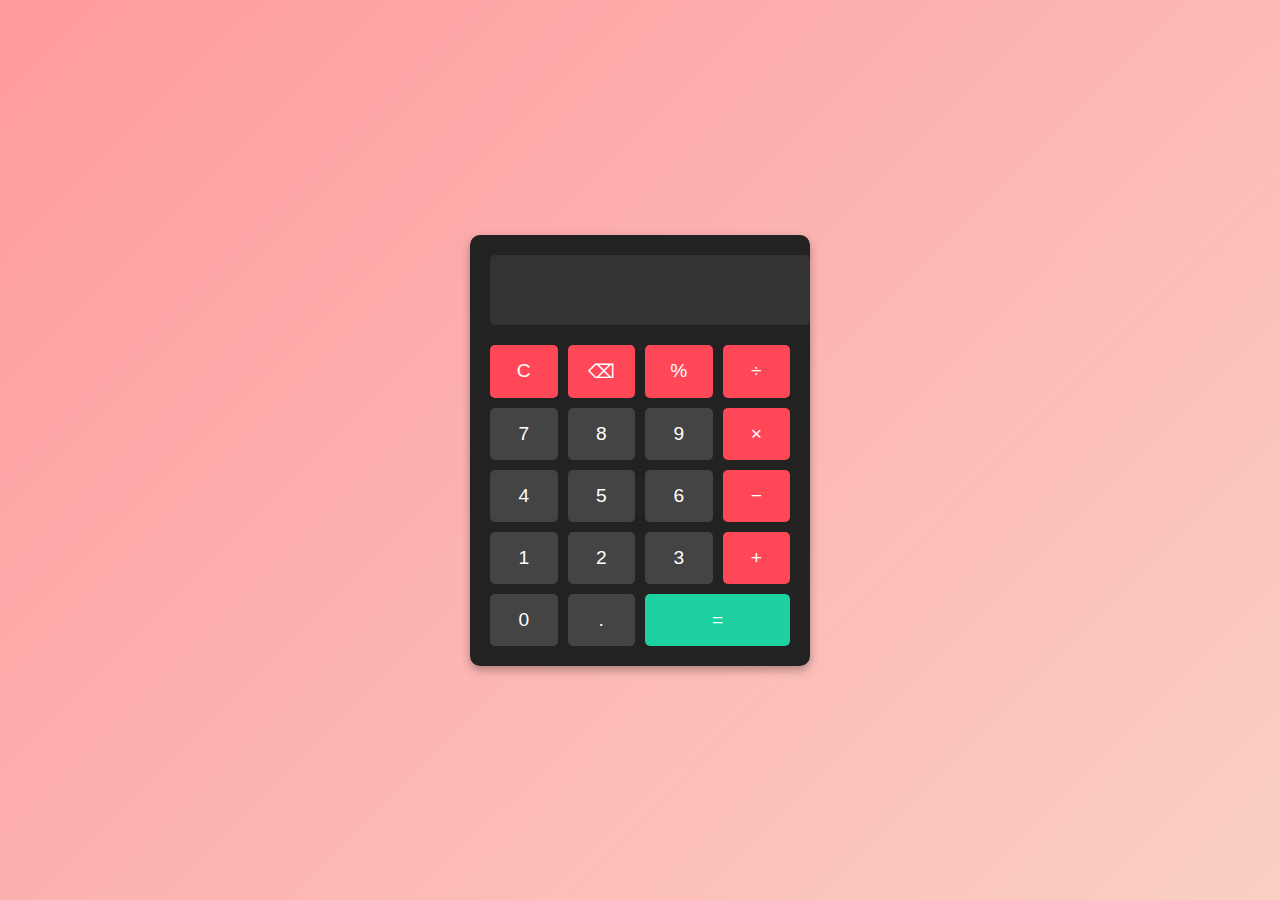
<file: Web Projects/Calculator/index.html>
<!DOCTYPE html>
<html lang="en">
<head>
    <meta charset="UTF-8">
    <meta name="viewport" content="width=device-width, initial-scale=1.0">
    <title>Basic Calculator</title>
    <link rel="stylesheet" href="styles.css">
</head>
<body>

    <div class="calculator">
        <input type="text" id="display" disabled>
        <div class="buttons">
            <button class="operator" onclick="clearDisplay()">C</button>
            <button class="operator" onclick="deleteLast()">⌫</button>
            <button class="operator" onclick="appendToDisplay('%')">%</button>
            <button class="operator" onclick="appendToDisplay('/')">÷</button>

            <button onclick="appendToDisplay('7')">7</button>
            <button onclick="appendToDisplay('8')">8</button>
            <button onclick="appendToDisplay('9')">9</button>
            <button class="operator" onclick="appendToDisplay('*')">×</button>

            <button onclick="appendToDisplay('4')">4</button>
            <button onclick="appendToDisplay('5')">5</button>
            <button onclick="appendToDisplay('6')">6</button>
            <button class="operator" onclick="appendToDisplay('-')">−</button>

            <button onclick="appendToDisplay('1')">1</button>
            <button onclick="appendToDisplay('2')">2</button>
            <button onclick="appendToDisplay('3')">3</button>
            <button class="operator" onclick="appendToDisplay('+')">+</button>

            <button onclick="appendToDisplay('0')">0</button>
            <button onclick="appendToDisplay('.')">.</button>
            <button class="equal" onclick="calculateResult()">=</button>
        </div>
    </div>

    <script src="script.js"></script>
</body>
</html>
</file>
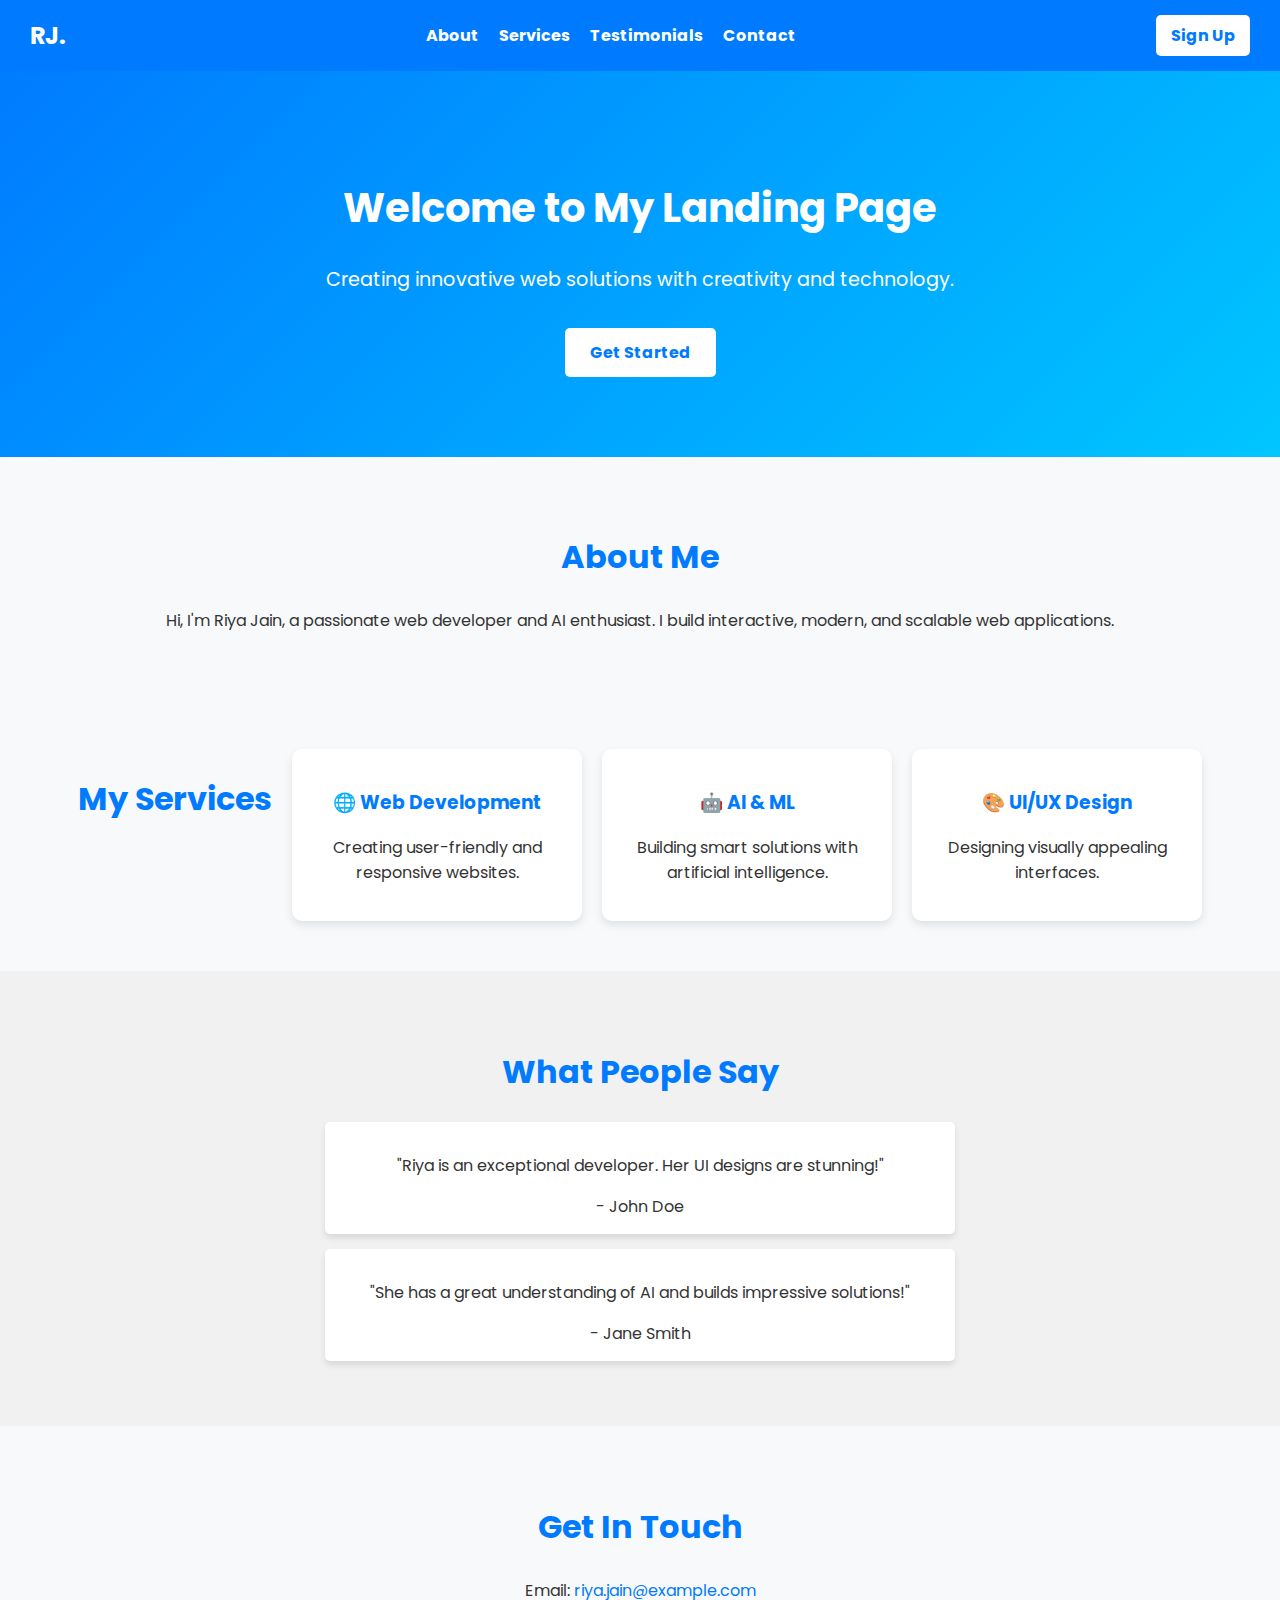
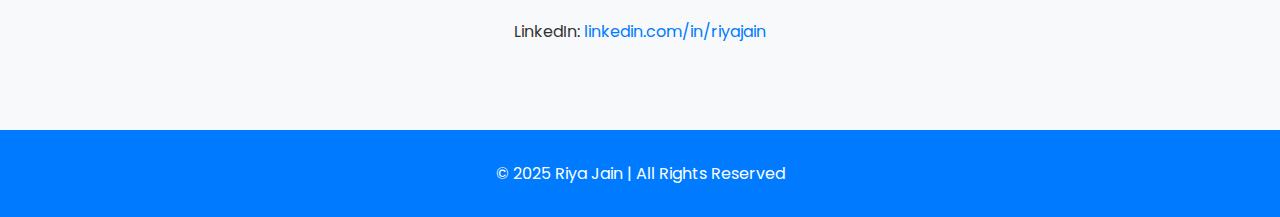
<file: Web Projects/Landing Page/index.html>
<!DOCTYPE html>
<html lang="en">
<head>
    <meta charset="UTF-8">
    <meta name="viewport" content="width=device-width, initial-scale=1.0">
    <title>Landing Page | Riya Jain</title>
    <link rel="stylesheet" href="styles.css">
</head>
<body>

    <!-- Navigation Bar -->
    <nav>
        <div class="logo">RJ.</div>
        <ul>
            <li><a href="#about">About</a></li>
            <li><a href="#services">Services</a></li>
            <li><a href="#testimonials">Testimonials</a></li>
            <li><a href="#contact">Contact</a></li>
        </ul>
        <a href="#" class="cta-btn">Sign Up</a>
    </nav>

    <!-- Hero Section -->
    <header>
        <h1>Welcome to My Landing Page</h1>
        <p>Creating innovative web solutions with creativity and technology.</p>
        <a href="#" class="cta-btn">Get Started</a>
    </header>

    <!-- About Section -->
    <section id="about">
        <h2>About Me</h2>
        <p>Hi, I'm Riya Jain, a passionate web developer and AI enthusiast. I build interactive, modern, and scalable web applications.</p>
    </section>

    <!-- Services Section -->
    <section id="services">
        <h2>My Services</h2>
        <div class="service-box">
            <h3>🌐 Web Development</h3>
            <p>Creating user-friendly and responsive websites.</p>
        </div>
        <div class="service-box">
            <h3>🤖 AI & ML</h3>
            <p>Building smart solutions with artificial intelligence.</p>
        </div>
        <div class="service-box">
            <h3>🎨 UI/UX Design</h3>
            <p>Designing visually appealing interfaces.</p>
        </div>
    </section>

    <!-- Testimonials Section -->
    <section id="testimonials">
        <h2>What People Say</h2>
        <div class="testimonial">
            <p>"Riya is an exceptional developer. Her UI designs are stunning!"</p>
            <span>- John Doe</span>
        </div>
        <div class="testimonial">
            <p>"She has a great understanding of AI and builds impressive solutions!"</p>
            <span>- Jane Smith</span>
        </div>
    </section>

    <!-- Contact Section -->
    <section id="contact">
        <h2>Get In Touch</h2>
        <p>Email: <a href="mailto:riya.jain@example.com">riya.jain@example.com</a></p>
        <p>LinkedIn: <a href="#">linkedin.com/in/riyajain</a></p>
    </section>

    <!-- Footer -->
    <footer>
        <p>&copy; 2025 Riya Jain | All Rights Reserved</p>
    </footer>

</body>
</html>
</file>
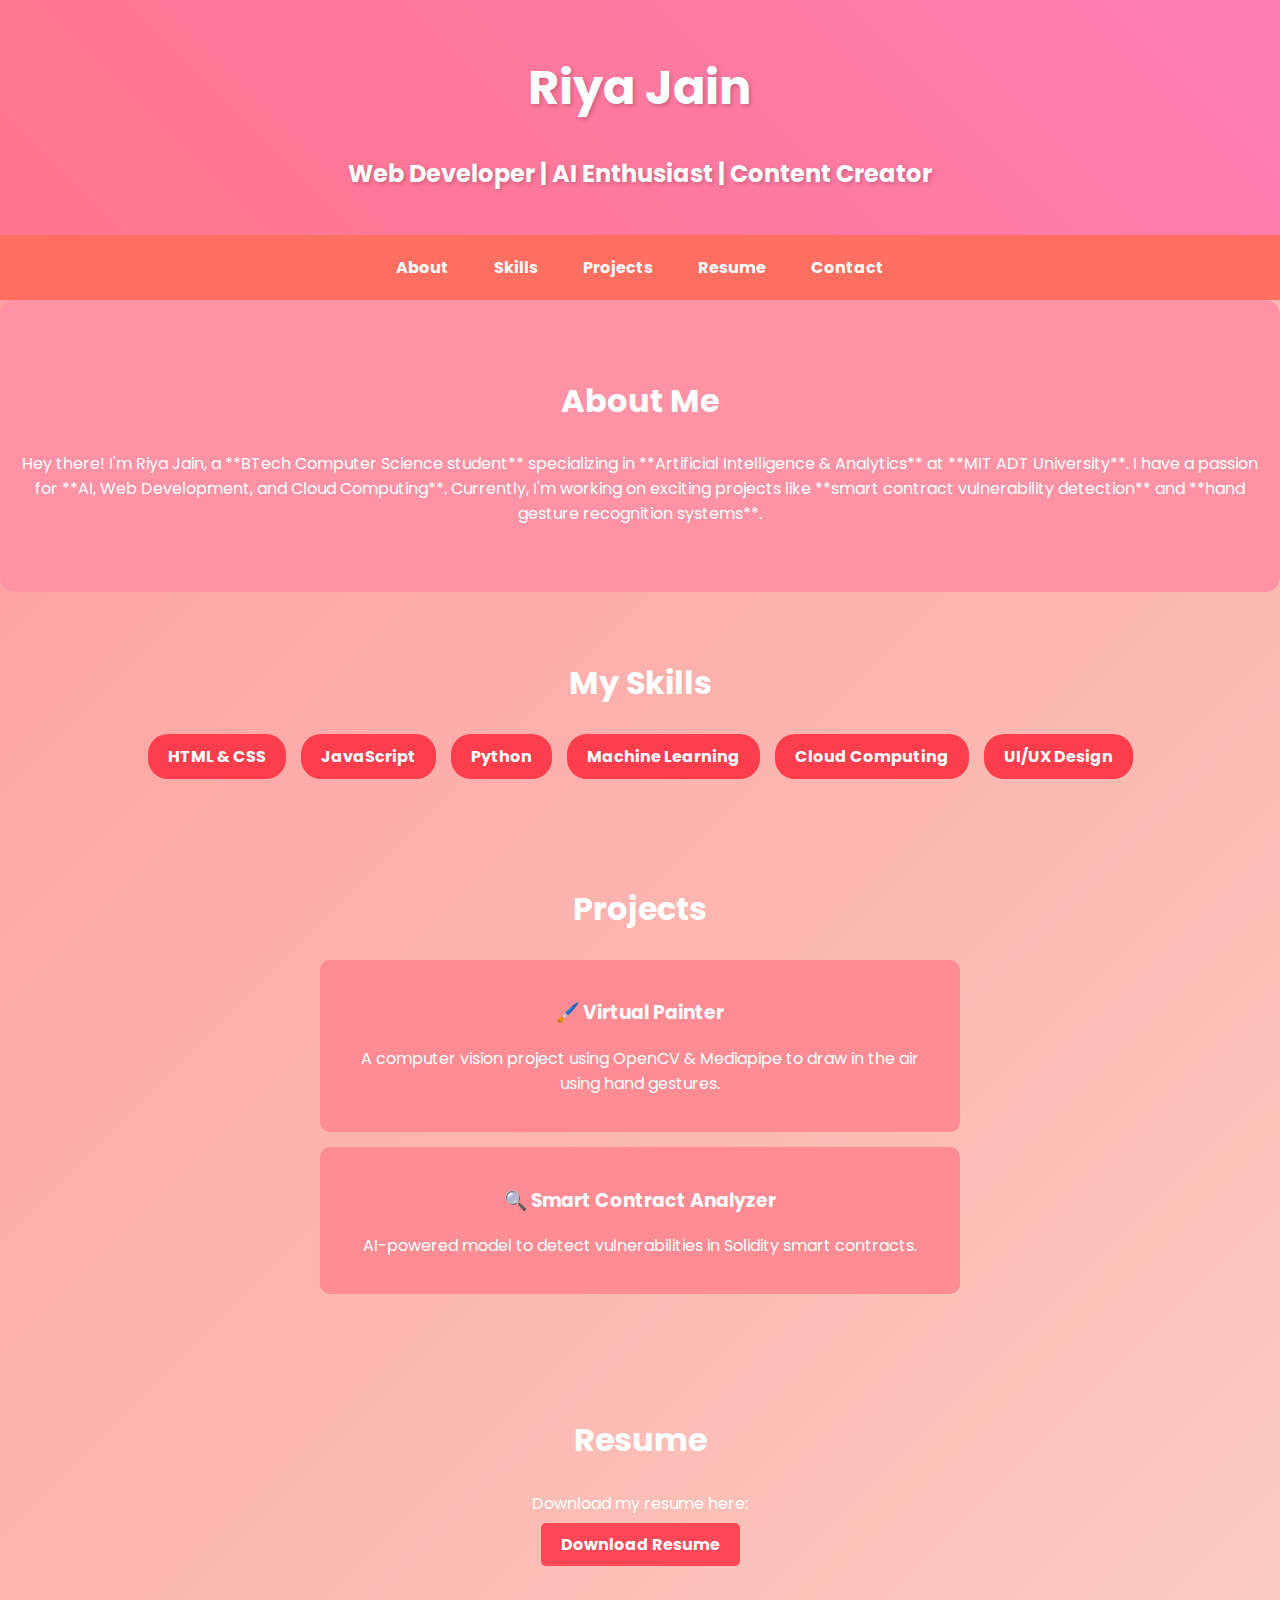
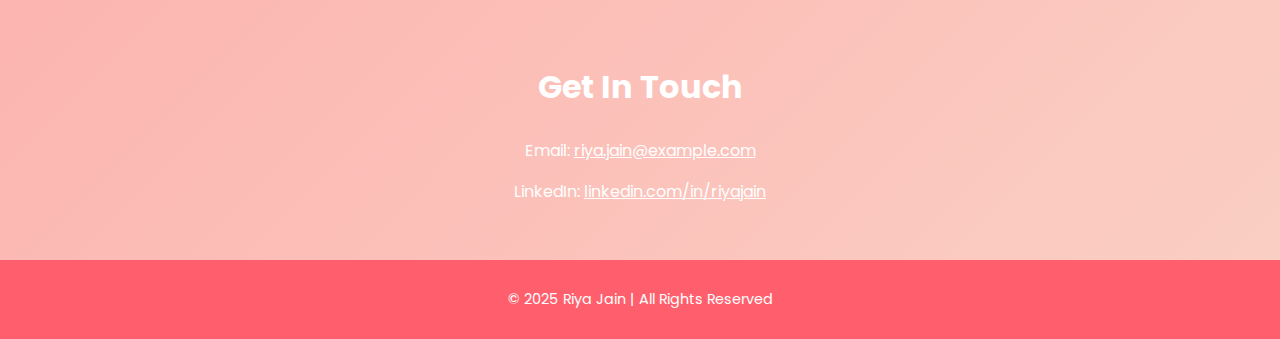
<file: Web Projects/MyPortfolio/index.html>
<!DOCTYPE html>
<html lang="en">
<head>
    <meta charset="UTF-8">
    <meta name="viewport" content="width=device-width, initial-scale=1.0">
    <title>Riya Jain | Portfolio</title>
    <link rel="stylesheet" href="styles.css">
</head>
<body>

    <header>
        <h1>Riya Jain</h1>
        <p>Web Developer | AI Enthusiast | Content Creator</p>
    </header>

    <nav>
        <a href="#about">About</a>
        <a href="#skills">Skills</a>
        <a href="#projects">Projects</a>
        <a href="#resume">Resume</a>
        <a href="#contact">Contact</a>
    </nav>

    <section id="about">
        <h2>About Me</h2>
        <p>
            Hey there! I'm Riya Jain, a **BTech Computer Science student** specializing in **Artificial Intelligence & Analytics** at **MIT ADT University**.  
            I have a passion for **AI, Web Development, and Cloud Computing**.  
            Currently, I'm working on exciting projects like **smart contract vulnerability detection** and **hand gesture recognition systems**.
        </p>
    </section>

    <section id="skills">
        <h2>My Skills</h2>
        <div class="skills-container">
            <span>HTML & CSS</span>
            <span>JavaScript</span>
            <span>Python</span>
            <span>Machine Learning</span>
            <span>Cloud Computing</span>
            <span>UI/UX Design</span>
        </div>
    </section>

    <section id="projects">
        <h2>Projects</h2>
        <div class="project-card">
            <h3>🖌️ Virtual Painter</h3>
            <p>A computer vision project using OpenCV & Mediapipe to draw in the air using hand gestures.</p>
        </div>
        <div class="project-card">
            <h3>🔍 Smart Contract Analyzer</h3>
            <p>AI-powered model to detect vulnerabilities in Solidity smart contracts.</p>
        </div>
    </section>

    <section id="resume">
        <h2>Resume</h2>
        <p>Download my resume here:</p>
        <a href="resume.pdf" download class="btn">Download Resume</a>
    </section>

    <section id="contact">
        <h2>Get In Touch</h2>
        <p>Email: <a href="mailto:riya.jain@example.com">riya.jain@example.com</a></p>
        <p>LinkedIn: <a href="#">linkedin.com/in/riyajain</a></p>
    </section>

    <footer>
        <p>&copy; 2025 Riya Jain | All Rights Reserved</p>
    </footer>

</body>
</html>
</file>
<file: Web Projects/Calculator/styles.css>
/* Google Font */
@import url('https://fonts.googleapis.com/css2?family=Poppins:wght@400;600&display=swap');

body {
    font-family: 'Poppins', sans-serif;
    display: flex;
    justify-content: center;
    align-items: center;
    height: 100vh;
    background: linear-gradient(135deg, #ff9a9e, #fad0c4);
    margin: 0;
}

.calculator {
    background: #222;
    padding: 20px;
    border-radius: 10px;
    box-shadow: 0px 4px 10px rgba(0, 0, 0, 0.3);
    width: 300px;
}

#display {
    width: 100%;
    height: 50px;
    text-align: right;
    font-size: 1.5em;
    padding: 10px;
    border: none;
    background: #333;
    color: white;
    outline: none;
    border-radius: 5px;
}

.buttons {
    display: grid;
    grid-template-columns: repeat(4, 1fr);
    gap: 10px;
    margin-top: 20px;
}

button {
    font-size: 1.2em;
    padding: 15px;
    border: none;
    cursor: pointer;
    border-radius: 5px;
    background: #444;
    color: white;
    transition: background 0.3s;
}

button:hover {
    background: #555;
}

.operator {
    background: #ff4757;
}

.operator:hover {
    background: #ff6b81;
}

.equal {
    background: #1dd1a1;
    grid-column: span 2;
}

.equal:hover {
    background: #10ac84;
}
</file>
<file: Web Projects/Landing Page/styles.css>
/* Google Font */
@import url('https://fonts.googleapis.com/css2?family=Poppins:wght@400;600&display=swap');

body {
    font-family: 'Poppins', sans-serif;
    margin: 0;
    padding: 0;
    text-align: center;
    background: #f8f9fa;
    color: #333;
}

/* Navigation Bar */
nav {
    display: flex;
    justify-content: space-between;
    align-items: center;
    background: #007bff;
    padding: 15px 30px;
    color: white;
}

.logo {
    font-size: 1.5em;
    font-weight: bold;
}

nav ul {
    list-style: none;
    display: flex;
    gap: 20px;
    margin: 0;
    padding: 0;
}

nav ul li {
    display: inline;
}

nav ul li a {
    color: white;
    text-decoration: none;
    font-weight: bold;
}

.cta-btn {
    background: white;
    color: #007bff;
    padding: 8px 15px;
    border-radius: 5px;
    text-decoration: none;
    font-weight: bold;
}

.cta-btn:hover {
    background: #0056b3;
    color: white;
}

/* Hero Section */
header {
    background: linear-gradient(135deg, #007bff, #00c6ff);
    color: white;
    padding: 80px 20px;
}

header h1 {
    font-size: 2.5em;
}

header p {
    font-size: 1.2em;
}

header .cta-btn {
    display: inline-block;
    margin-top: 15px;
    padding: 12px 25px;
    font-size: 1em;
}

/* Sections */
section {
    padding: 50px 20px;
}

h2 {
    font-size: 2em;
    color: #007bff;
}

/* Services */
#services {
    display: flex;
    justify-content: center;
    gap: 20px;
    flex-wrap: wrap;
}

.service-box {
    background: white;
    padding: 20px;
    width: 250px;
    border-radius: 10px;
    box-shadow: 0 4px 8px rgba(0, 0, 0, 0.1);
}

.service-box h3 {
    color: #007bff;
}

/* Testimonials */
#testimonials {
    background: #f1f1f1;
}

.testimonial {
    max-width: 600px;
    background: white;
    padding: 15px;
    margin: 15px auto;
    border-radius: 5px;
    box-shadow: 0 4px 6px rgba(0, 0, 0, 0.1);
}

/* Contact */
#contact a {
    color: #007bff;
    text-decoration: none;
}

/* Footer */
footer {
    background: #007bff;
    color: white;
    padding: 15px;
    margin-top: 20px;
}
</file>
<file: Web Projects/MyPortfolio/styles.css>
/* Google Font */
@import url('https://fonts.googleapis.com/css2?family=Poppins:wght@300;400;600&display=swap');

body {
    font-family: 'Poppins', sans-serif;
    margin: 0;
    padding: 0;
    text-align: center;
    background: linear-gradient(135deg, #ff9a9e, #fad0c4);
    color: #fff;
}

/* Header */
header {
    background: linear-gradient(45deg, #ff758c, #ff7eb3);
    padding: 20px;
    font-size: 1.5em;
    font-weight: bold;
    text-shadow: 2px 2px 4px rgba(0, 0, 0, 0.2);
}

/* Navigation */
nav {
    background: #ff6f61;
    padding: 10px;
    display: flex;
    justify-content: center;
    gap: 15px;
}

nav a {
    color: white;
    text-decoration: none;
    font-weight: bold;
    padding: 10px 15px;
    border-radius: 5px;
    transition: background 0.3s;
}

nav a:hover {
    background: #ff4757;
}

/* Sections */
section {
    padding: 40px 20px;
}

h2 {
    font-size: 2em;
    color: #fff;
}

/* About */
#about {
    background: #ff92a5;
    padding: 50px 20px;
    border-radius: 15px;
}

/* Skills */
.skills-container {
    display: flex;
    flex-wrap: wrap;
    justify-content: center;
    gap: 15px;
}

.skills-container span {
    background: #ff3e4d;
    padding: 10px 20px;
    border-radius: 20px;
    font-weight: bold;
}

/* Projects */
.project-card {
    background: #ff8c94;
    padding: 20px;
    margin: 15px auto;
    max-width: 600px;
    border-radius: 10px;
}

/* Resume */
.btn {
    background: #ff4757;
    padding: 10px 20px;
    color: white;
    text-decoration: none;
    font-weight: bold;
    border-radius: 5px;
    transition: background 0.3s;
}

.btn:hover {
    background: #e63946;
}

/* Contact */
#contact a {
    color: white;
    text-decoration: underline;
}

/* Footer */
footer {
    background: #ff5f6d;
    padding: 15px;
    font-size: 0.9em;
}
</file>
